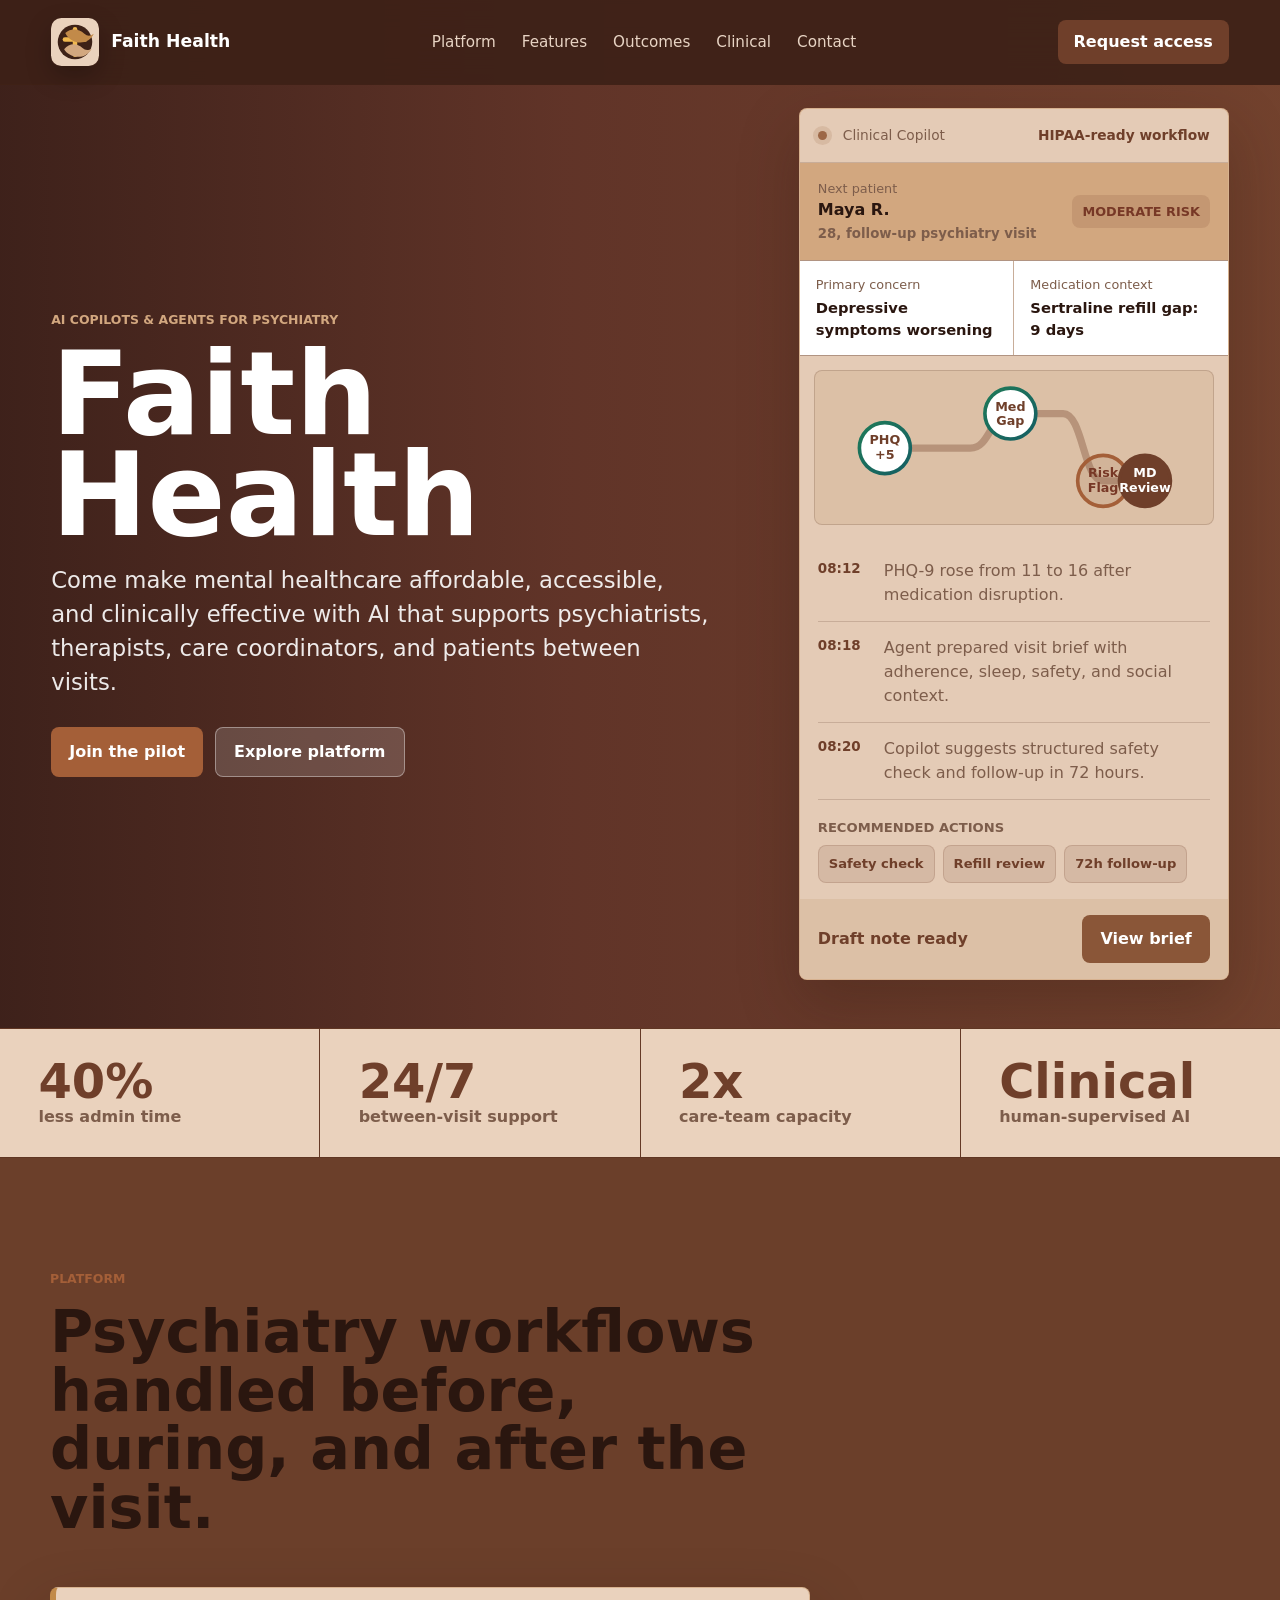
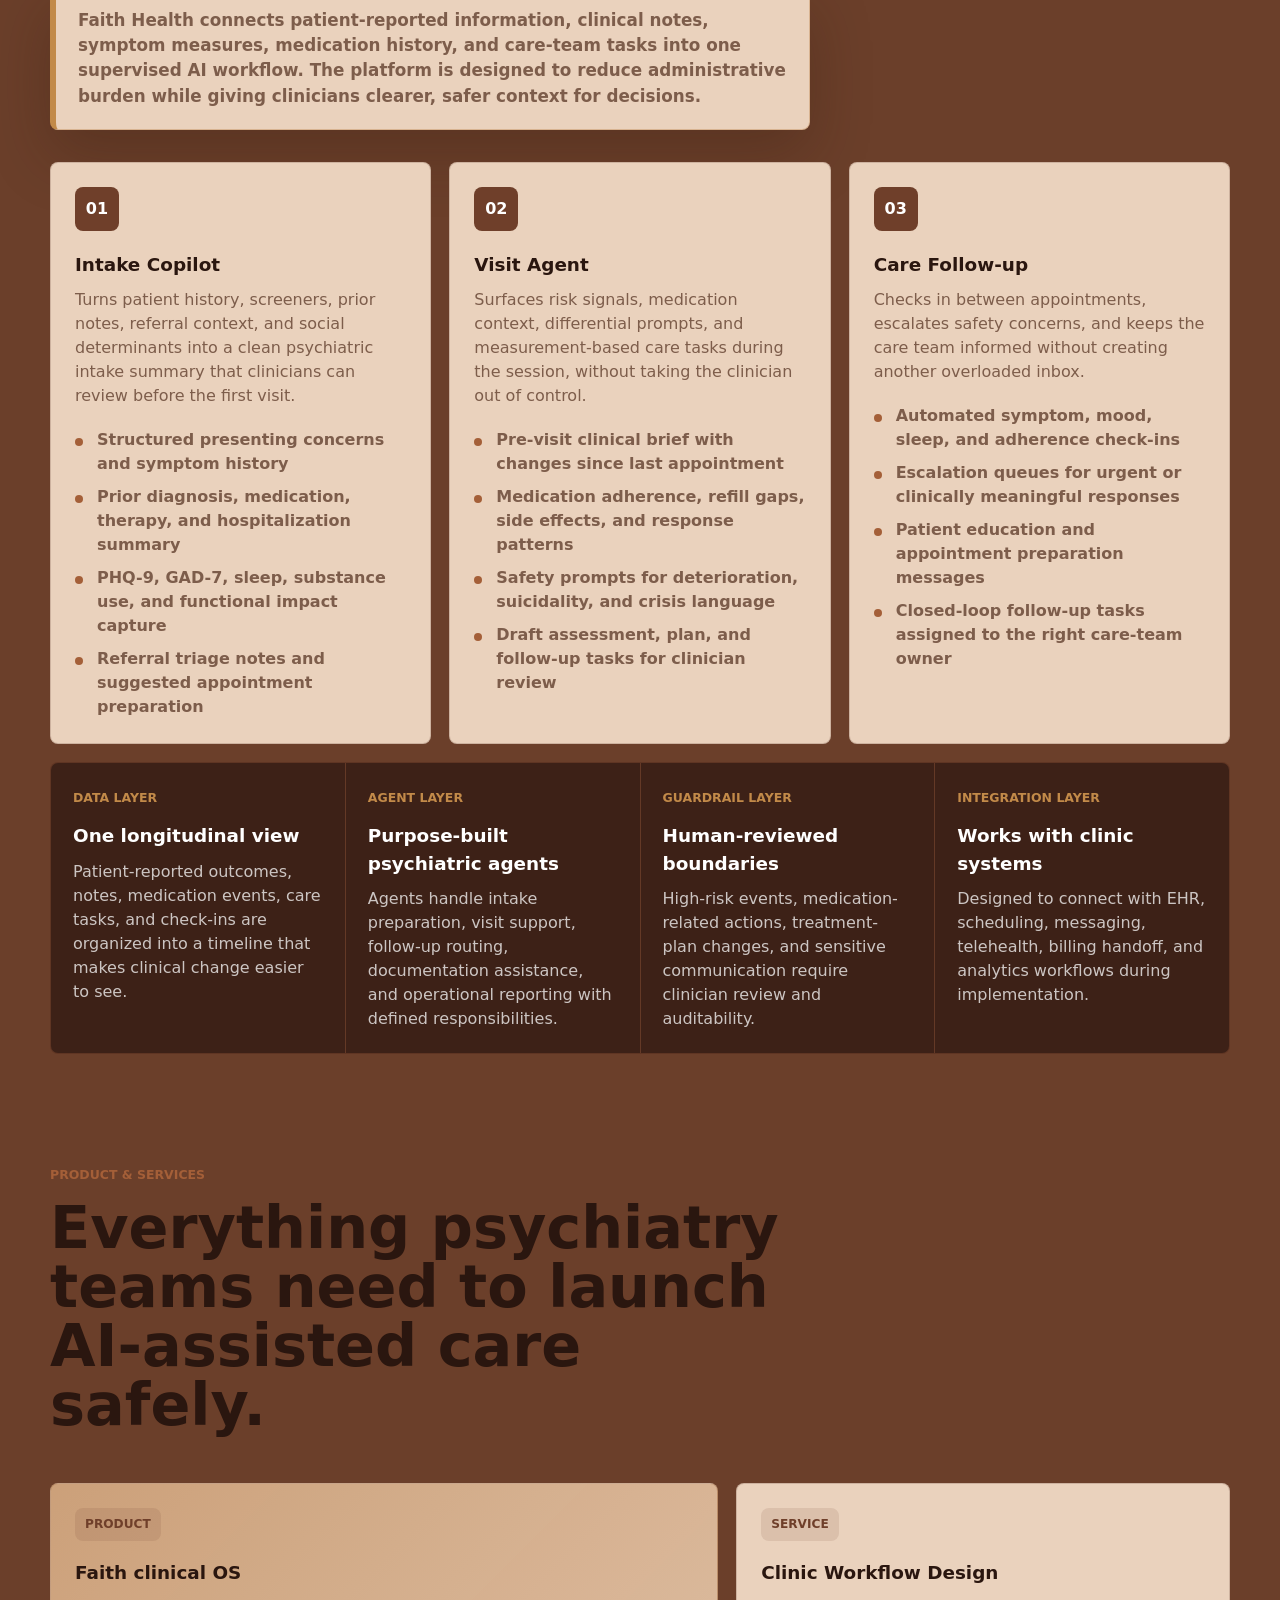
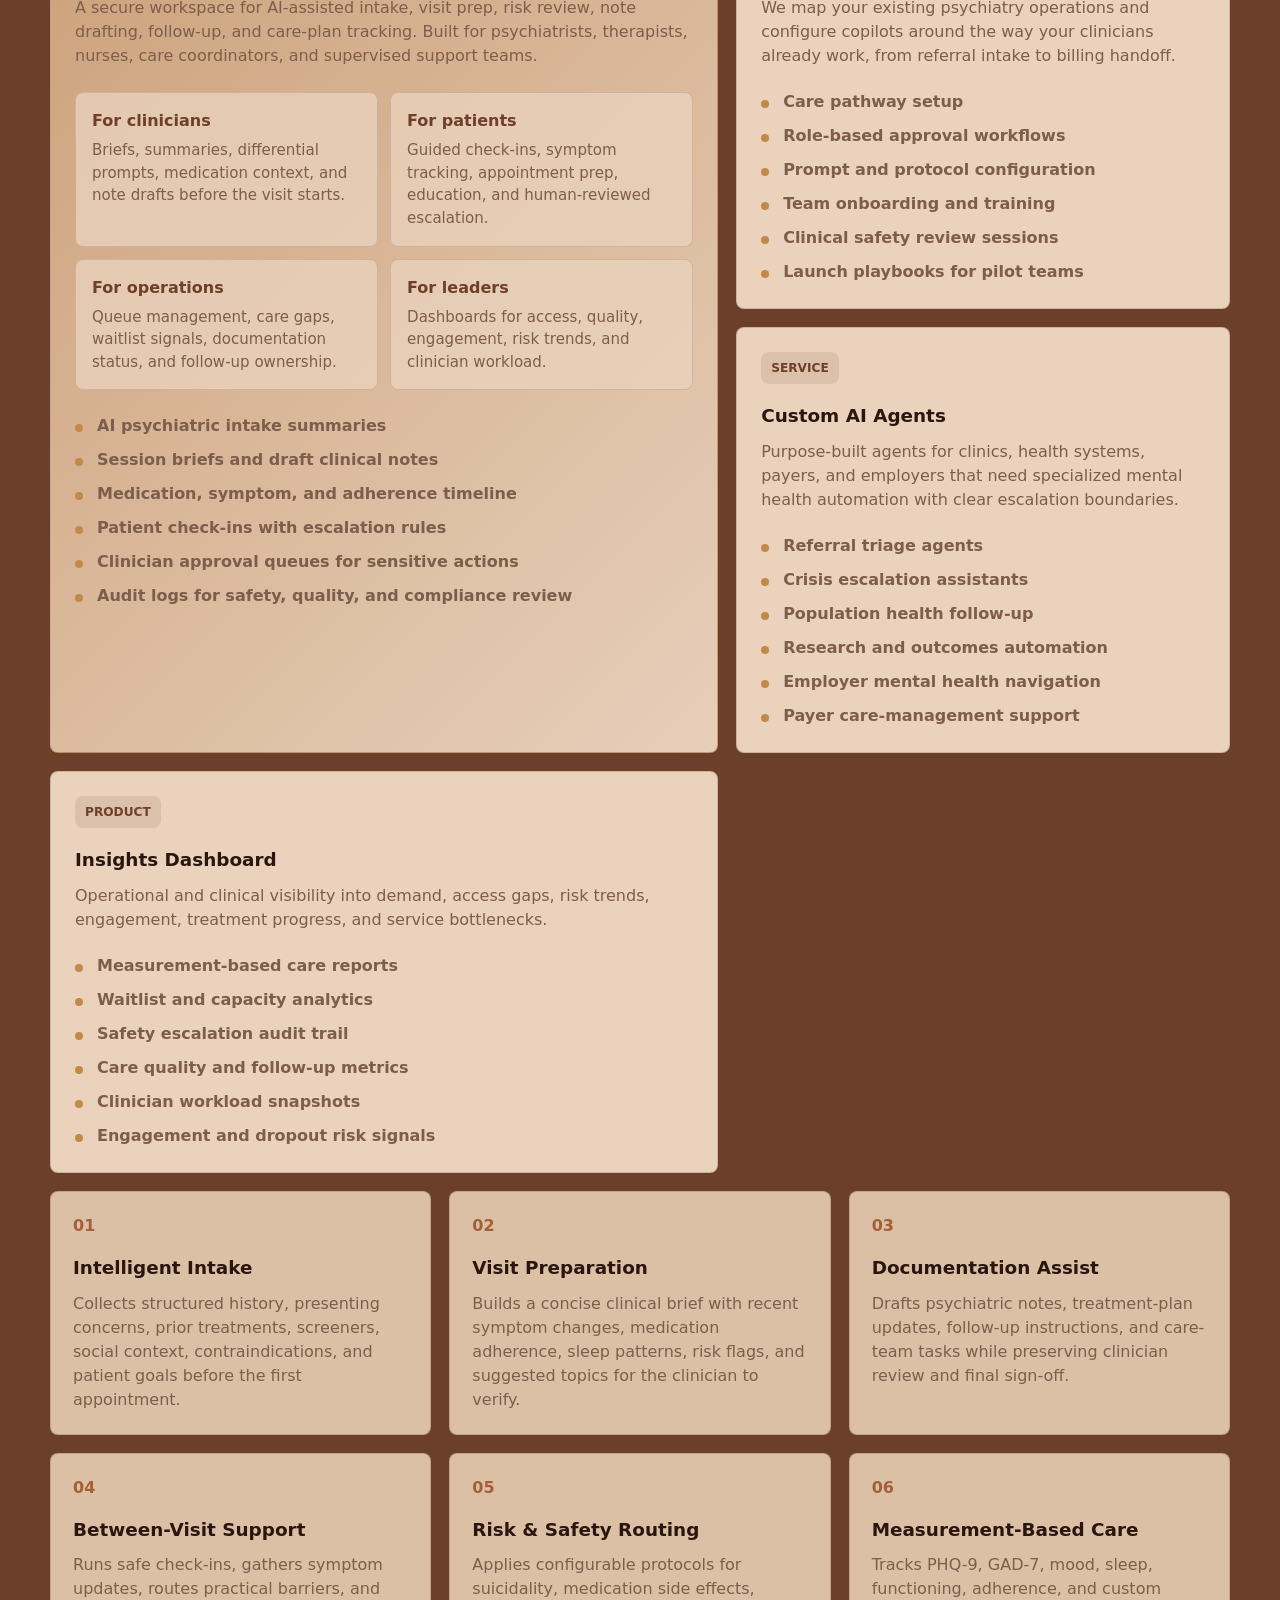
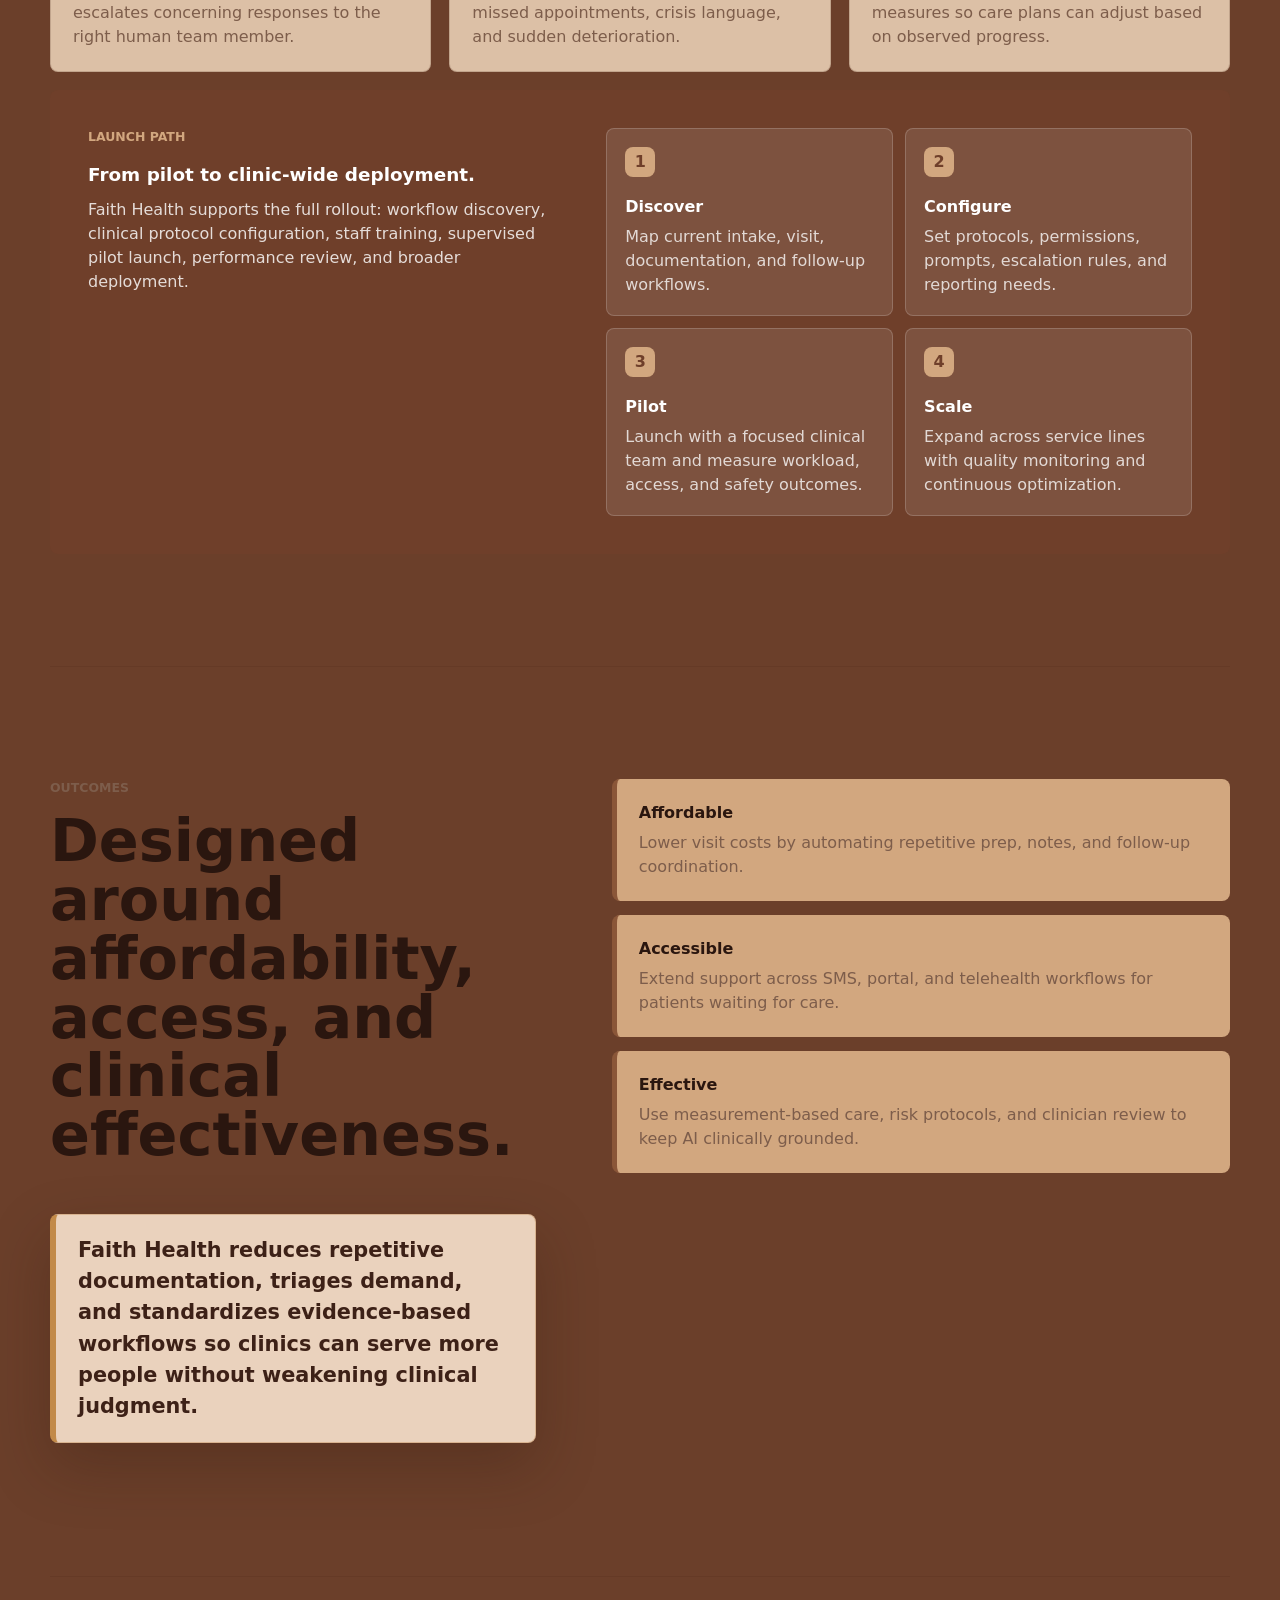
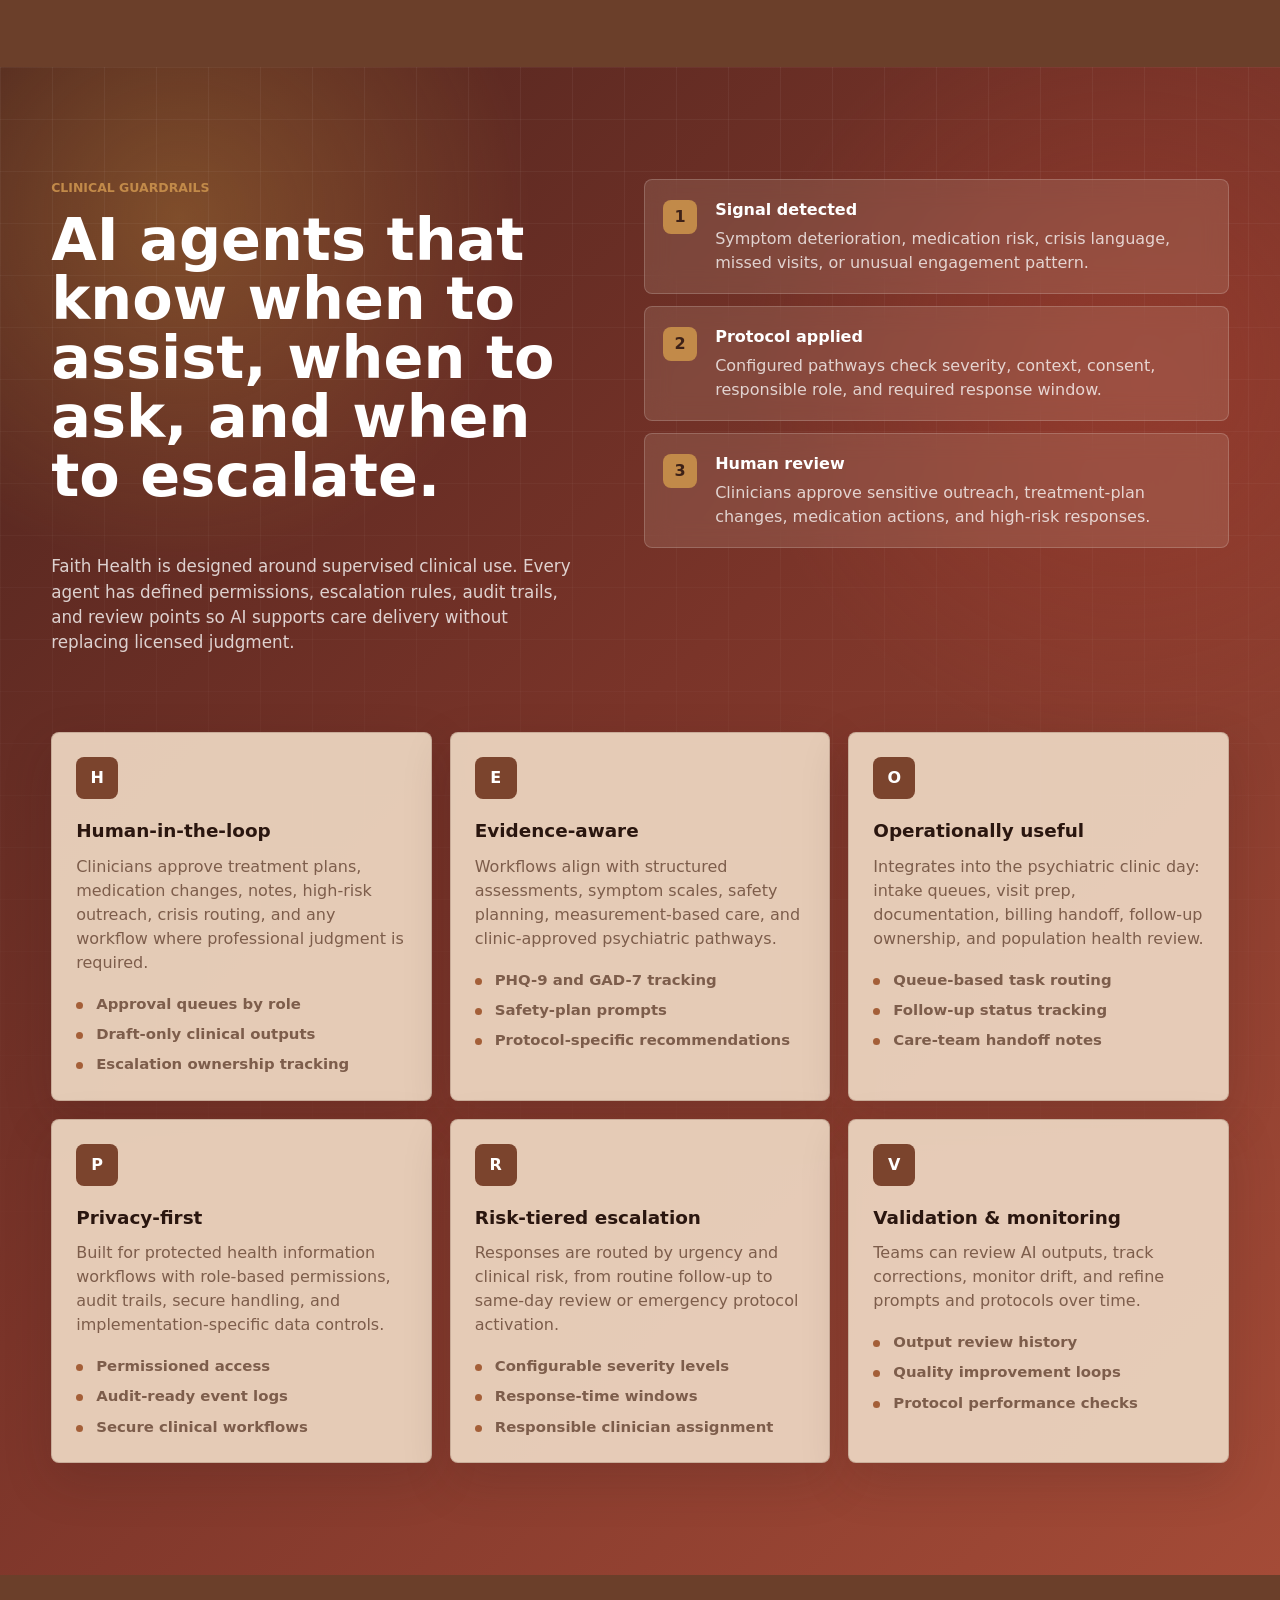
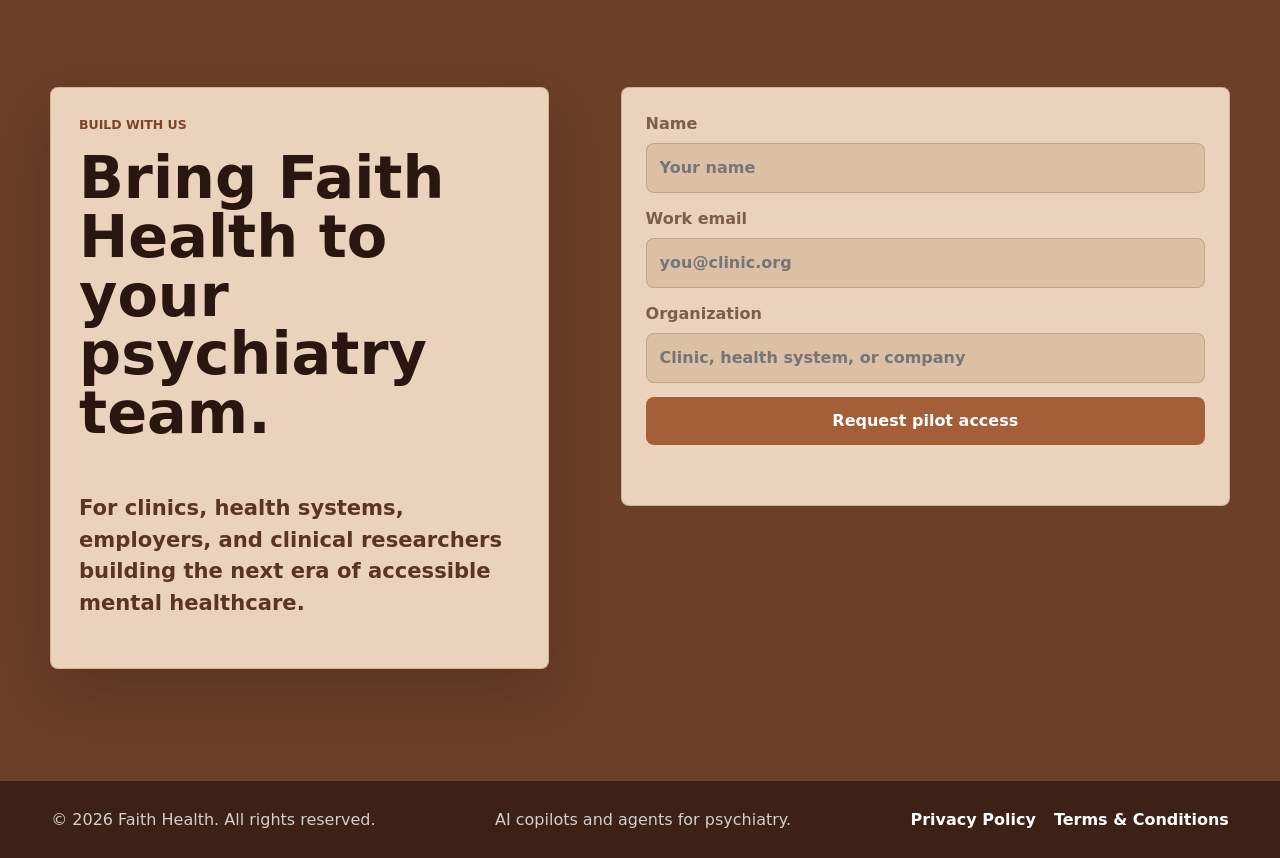
<file: index.html>
<!DOCTYPE html>
<html lang="en">
<head>
  <meta charset="UTF-8">
  <meta name="viewport" content="width=device-width, initial-scale=1.0">
  <title>Faith Health | AI Copilots & Agents for Psychiatry</title>
  <meta name="description" content="Faith Health builds AI copilots and agents for psychiatry teams making mental healthcare affordable, accessible, and clinically effective.">
  <link rel="preconnect" href="https://images.unsplash.com">
  <link rel="preconnect" href="https://images.unsplash.com" crossorigin>
  <link rel="stylesheet" href="styles.css">
</head>
<body>
  <header class="site-header" aria-label="Primary navigation">
    <a class="brand" href="#top" aria-label="Faith Health home">
      <img class="brand-logo" src="faith-health-logo.svg" alt="" aria-hidden="true">
      <span>Faith Health</span>
    </a>
    <nav class="nav-links" aria-label="Site sections">
      <a href="#platform">Platform</a>
      <a href="#features">Features</a>
      <a href="#outcomes">Outcomes</a>
      <a href="#clinical">Clinical</a>
      <a href="#contact">Contact</a>
    </nav>
    <a class="nav-action" href="#contact">Request access</a>
  </header>

  <main id="top">
    <section class="hero" aria-labelledby="hero-title">
      <div class="hero-backdrop" aria-hidden="true"></div>
      <div class="hero-content">
        <div class="hero-copy">
          <p class="eyebrow">AI Copilots & Agents for Psychiatry</p>
          <h1 id="hero-title">Faith Health</h1>
          <p class="hero-lede">Come make mental healthcare affordable, accessible, and clinically effective with AI that supports psychiatrists, therapists, care coordinators, and patients between visits.</p>
          <div class="hero-actions">
            <a class="button primary" href="#contact">Join the pilot</a>
            <a class="button secondary" href="#platform">Explore platform</a>
          </div>
        </div>

        <aside class="copilot-panel" aria-label="Faith clinical copilot preview">
          <div class="panel-topbar">
            <span class="status-dot"></span>
            <span>Clinical Copilot</span>
            <span class="secure-label">HIPAA-ready workflow</span>
          </div>
          <div class="patient-card">
            <div>
              <span class="label">Next patient</span>
              <strong>Maya R.</strong>
              <small>28, follow-up psychiatry visit</small>
            </div>
            <span class="risk-badge">moderate risk</span>
          </div>
          <div class="copilot-summary">
            <div>
              <span class="label">Primary concern</span>
              <strong>Depressive symptoms worsening</strong>
            </div>
            <div>
              <span class="label">Medication context</span>
              <strong>Sertraline refill gap: 9 days</strong>
            </div>
          </div>
          <svg class="care-map" viewBox="0 0 420 150" role="img" aria-label="Clinical copilot care pathway from intake signal to clinician review">
            <defs>
              <linearGradient id="careGradient" x1="0" y1="0" x2="1" y2="1">
                <stop offset="0%" stop-color="#1f7a58"></stop>
                <stop offset="100%" stop-color="#155e63"></stop>
              </linearGradient>
            </defs>
            <path class="care-line" d="M68 76 H162 C184 76 184 38 206 38 H264 C286 38 286 112 308 112 H354"></path>
            <g class="care-node">
              <circle cx="68" cy="76" r="28"></circle>
              <text x="68" y="72">PHQ</text>
              <text x="68" y="88">+5</text>
            </g>
            <g class="care-node">
              <circle cx="206" cy="38" r="28"></circle>
              <text x="206" y="35">Med</text>
              <text x="206" y="51">Gap</text>
            </g>
            <g class="care-node alert">
              <circle cx="308" cy="112" r="28"></circle>
              <text x="308" y="108">Risk</text>
              <text x="308" y="124">Flag</text>
            </g>
            <g class="care-node final">
              <circle cx="354" cy="112" r="28"></circle>
              <text x="354" y="108">MD</text>
              <text x="354" y="124">Review</text>
            </g>
          </svg>
          <div class="timeline">
            <article>
              <span>08:12</span>
              <p>PHQ-9 rose from 11 to 16 after medication disruption.</p>
            </article>
            <article>
              <span>08:18</span>
              <p>Agent prepared visit brief with adherence, sleep, safety, and social context.</p>
            </article>
            <article>
              <span>08:20</span>
              <p>Copilot suggests structured safety check and follow-up in 72 hours.</p>
            </article>
          </div>
          <div class="copilot-actions" aria-label="Recommended copilot actions">
            <span>Recommended actions</span>
            <button type="button">Safety check</button>
            <button type="button">Refill review</button>
            <button type="button">72h follow-up</button>
          </div>
          <div class="panel-footer">
            <span>Draft note ready</span>
            <button type="button" id="briefButton">View brief</button>
          </div>
        </aside>
      </div>
    </section>

    <section class="metrics-band" aria-label="Faith Health impact targets">
      <div>
        <strong>40%</strong>
        <span>less admin time</span>
      </div>
      <div>
        <strong>24/7</strong>
        <span>between-visit support</span>
      </div>
      <div>
        <strong>2x</strong>
        <span>care-team capacity</span>
      </div>
      <div>
        <strong>Clinical</strong>
        <span>human-supervised AI</span>
      </div>
    </section>

    <section class="section" id="platform">
      <div class="section-heading">
        <p class="eyebrow">Platform</p>
        <h2>Psychiatry workflows handled before, during, and after the visit.</h2>
        <p class="platform-lede">Faith Health connects patient-reported information, clinical notes, symptom measures, medication history, and care-team tasks into one supervised AI workflow. The platform is designed to reduce administrative burden while giving clinicians clearer, safer context for decisions.</p>
      </div>
      <div class="feature-grid">
        <article class="feature-card">
          <span class="icon">01</span>
          <h3>Intake Copilot</h3>
          <p>Turns patient history, screeners, prior notes, referral context, and social determinants into a clean psychiatric intake summary that clinicians can review before the first visit.</p>
          <ul class="platform-list">
            <li>Structured presenting concerns and symptom history</li>
            <li>Prior diagnosis, medication, therapy, and hospitalization summary</li>
            <li>PHQ-9, GAD-7, sleep, substance use, and functional impact capture</li>
            <li>Referral triage notes and suggested appointment preparation</li>
          </ul>
        </article>
        <article class="feature-card">
          <span class="icon">02</span>
          <h3>Visit Agent</h3>
          <p>Surfaces risk signals, medication context, differential prompts, and measurement-based care tasks during the session, without taking the clinician out of control.</p>
          <ul class="platform-list">
            <li>Pre-visit clinical brief with changes since last appointment</li>
            <li>Medication adherence, refill gaps, side effects, and response patterns</li>
            <li>Safety prompts for deterioration, suicidality, and crisis language</li>
            <li>Draft assessment, plan, and follow-up tasks for clinician review</li>
          </ul>
        </article>
        <article class="feature-card">
          <span class="icon">03</span>
          <h3>Care Follow-up</h3>
          <p>Checks in between appointments, escalates safety concerns, and keeps the care team informed without creating another overloaded inbox.</p>
          <ul class="platform-list">
            <li>Automated symptom, mood, sleep, and adherence check-ins</li>
            <li>Escalation queues for urgent or clinically meaningful responses</li>
            <li>Patient education and appointment preparation messages</li>
            <li>Closed-loop follow-up tasks assigned to the right care-team owner</li>
          </ul>
        </article>
      </div>

      <div class="platform-architecture" aria-label="Faith Health platform architecture">
        <article>
          <span>Data Layer</span>
          <h3>One longitudinal view</h3>
          <p>Patient-reported outcomes, notes, medication events, care tasks, and check-ins are organized into a timeline that makes clinical change easier to see.</p>
        </article>
        <article>
          <span>Agent Layer</span>
          <h3>Purpose-built psychiatric agents</h3>
          <p>Agents handle intake preparation, visit support, follow-up routing, documentation assistance, and operational reporting with defined responsibilities.</p>
        </article>
        <article>
          <span>Guardrail Layer</span>
          <h3>Human-reviewed boundaries</h3>
          <p>High-risk events, medication-related actions, treatment-plan changes, and sensitive communication require clinician review and auditability.</p>
        </article>
        <article>
          <span>Integration Layer</span>
          <h3>Works with clinic systems</h3>
          <p>Designed to connect with EHR, scheduling, messaging, telehealth, billing handoff, and analytics workflows during implementation.</p>
        </article>
      </div>
    </section>

    <section class="section features-section" id="features">
      <div class="section-heading">
        <p class="eyebrow">Product & Services</p>
        <h2>Everything psychiatry teams need to launch AI-assisted care safely.</h2>
      </div>
      <div class="product-service-layout">
        <article class="service-feature product-feature">
          <span class="feature-type">Product</span>
          <h3>Faith clinical OS</h3>
          <p>A secure workspace for AI-assisted intake, visit prep, risk review, note drafting, follow-up, and care-plan tracking. Built for psychiatrists, therapists, nurses, care coordinators, and supervised support teams.</p>
          <div class="feature-detail-grid">
            <div>
              <strong>For clinicians</strong>
              <span>Briefs, summaries, differential prompts, medication context, and note drafts before the visit starts.</span>
            </div>
            <div>
              <strong>For patients</strong>
              <span>Guided check-ins, symptom tracking, appointment prep, education, and human-reviewed escalation.</span>
            </div>
            <div>
              <strong>For operations</strong>
              <span>Queue management, care gaps, waitlist signals, documentation status, and follow-up ownership.</span>
            </div>
            <div>
              <strong>For leaders</strong>
              <span>Dashboards for access, quality, engagement, risk trends, and clinician workload.</span>
            </div>
          </div>
          <ul>
            <li>AI psychiatric intake summaries</li>
            <li>Session briefs and draft clinical notes</li>
            <li>Medication, symptom, and adherence timeline</li>
            <li>Patient check-ins with escalation rules</li>
            <li>Clinician approval queues for sensitive actions</li>
            <li>Audit logs for safety, quality, and compliance review</li>
          </ul>
        </article>

        <article class="service-feature">
          <span class="feature-type">Service</span>
          <h3>Clinic Workflow Design</h3>
          <p>We map your existing psychiatry operations and configure copilots around the way your clinicians already work, from referral intake to billing handoff.</p>
          <ul>
            <li>Care pathway setup</li>
            <li>Role-based approval workflows</li>
            <li>Prompt and protocol configuration</li>
            <li>Team onboarding and training</li>
            <li>Clinical safety review sessions</li>
            <li>Launch playbooks for pilot teams</li>
          </ul>
        </article>

        <article class="service-feature">
          <span class="feature-type">Service</span>
          <h3>Custom AI Agents</h3>
          <p>Purpose-built agents for clinics, health systems, payers, and employers that need specialized mental health automation with clear escalation boundaries.</p>
          <ul>
            <li>Referral triage agents</li>
            <li>Crisis escalation assistants</li>
            <li>Population health follow-up</li>
            <li>Research and outcomes automation</li>
            <li>Employer mental health navigation</li>
            <li>Payer care-management support</li>
          </ul>
        </article>

        <article class="service-feature">
          <span class="feature-type">Product</span>
          <h3>Insights Dashboard</h3>
          <p>Operational and clinical visibility into demand, access gaps, risk trends, engagement, treatment progress, and service bottlenecks.</p>
          <ul>
            <li>Measurement-based care reports</li>
            <li>Waitlist and capacity analytics</li>
            <li>Safety escalation audit trail</li>
            <li>Care quality and follow-up metrics</li>
            <li>Clinician workload snapshots</li>
            <li>Engagement and dropout risk signals</li>
          </ul>
        </article>
      </div>

      <div class="capability-matrix" aria-label="Detailed product capabilities">
        <article>
          <span>01</span>
          <h3>Intelligent Intake</h3>
          <p>Collects structured history, presenting concerns, prior treatments, screeners, social context, contraindications, and patient goals before the first appointment.</p>
        </article>
        <article>
          <span>02</span>
          <h3>Visit Preparation</h3>
          <p>Builds a concise clinical brief with recent symptom changes, medication adherence, sleep patterns, risk flags, and suggested topics for the clinician to verify.</p>
        </article>
        <article>
          <span>03</span>
          <h3>Documentation Assist</h3>
          <p>Drafts psychiatric notes, treatment-plan updates, follow-up instructions, and care-team tasks while preserving clinician review and final sign-off.</p>
        </article>
        <article>
          <span>04</span>
          <h3>Between-Visit Support</h3>
          <p>Runs safe check-ins, gathers symptom updates, routes practical barriers, and escalates concerning responses to the right human team member.</p>
        </article>
        <article>
          <span>05</span>
          <h3>Risk & Safety Routing</h3>
          <p>Applies configurable protocols for suicidality, medication side effects, missed appointments, crisis language, and sudden deterioration.</p>
        </article>
        <article>
          <span>06</span>
          <h3>Measurement-Based Care</h3>
          <p>Tracks PHQ-9, GAD-7, mood, sleep, functioning, adherence, and custom measures so care plans can adjust based on observed progress.</p>
        </article>
      </div>

      <div class="implementation-panel">
        <div>
          <p class="eyebrow">Launch Path</p>
          <h3>From pilot to clinic-wide deployment.</h3>
          <p>Faith Health supports the full rollout: workflow discovery, clinical protocol configuration, staff training, supervised pilot launch, performance review, and broader deployment.</p>
        </div>
        <ol class="implementation-steps">
          <li>
            <strong>Discover</strong>
            <span>Map current intake, visit, documentation, and follow-up workflows.</span>
          </li>
          <li>
            <strong>Configure</strong>
            <span>Set protocols, permissions, prompts, escalation rules, and reporting needs.</span>
          </li>
          <li>
            <strong>Pilot</strong>
            <span>Launch with a focused clinical team and measure workload, access, and safety outcomes.</span>
          </li>
          <li>
            <strong>Scale</strong>
            <span>Expand across service lines with quality monitoring and continuous optimization.</span>
          </li>
        </ol>
      </div>
    </section>

    <section class="product-strip" id="outcomes">
      <div class="product-copy">
        <p class="eyebrow">Outcomes</p>
        <h2>Designed around affordability, access, and clinical effectiveness.</h2>
        <p class="outcomes-lede">Faith Health reduces repetitive documentation, triages demand, and standardizes evidence-based workflows so clinics can serve more people without weakening clinical judgment.</p>
      </div>
      <div class="outcome-list" aria-label="Outcome pillars">
        <div>
          <span>Affordable</span>
          <p>Lower visit costs by automating repetitive prep, notes, and follow-up coordination.</p>
        </div>
        <div>
          <span>Accessible</span>
          <p>Extend support across SMS, portal, and telehealth workflows for patients waiting for care.</p>
        </div>
        <div>
          <span>Effective</span>
          <p>Use measurement-based care, risk protocols, and clinician review to keep AI clinically grounded.</p>
        </div>
      </div>
    </section>

    <section class="section clinical-section" id="clinical">
      <div class="clinical-inner">
        <div class="section-heading clinical-heading">
          <p class="eyebrow">Clinical Guardrails</p>
          <h2>AI agents that know when to assist, when to ask, and when to escalate.</h2>
          <p>Faith Health is designed around supervised clinical use. Every agent has defined permissions, escalation rules, audit trails, and review points so AI supports care delivery without replacing licensed judgment.</p>
        </div>
        <div class="safety-flow" aria-label="Clinical guardrail workflow">
          <div>
            <span>1</span>
            <strong>Signal detected</strong>
            <p>Symptom deterioration, medication risk, crisis language, missed visits, or unusual engagement pattern.</p>
          </div>
          <div>
            <span>2</span>
            <strong>Protocol applied</strong>
            <p>Configured pathways check severity, context, consent, responsible role, and required response window.</p>
          </div>
          <div>
            <span>3</span>
            <strong>Human review</strong>
            <p>Clinicians approve sensitive outreach, treatment-plan changes, medication actions, and high-risk responses.</p>
          </div>
        </div>
      </div>
      <div class="guardrail-grid">
        <article>
          <span class="guardrail-icon">H</span>
          <h3>Human-in-the-loop</h3>
          <p>Clinicians approve treatment plans, medication changes, notes, high-risk outreach, crisis routing, and any workflow where professional judgment is required.</p>
          <ul>
            <li>Approval queues by role</li>
            <li>Draft-only clinical outputs</li>
            <li>Escalation ownership tracking</li>
          </ul>
        </article>
        <article>
          <span class="guardrail-icon">E</span>
          <h3>Evidence-aware</h3>
          <p>Workflows align with structured assessments, symptom scales, safety planning, measurement-based care, and clinic-approved psychiatric pathways.</p>
          <ul>
            <li>PHQ-9 and GAD-7 tracking</li>
            <li>Safety-plan prompts</li>
            <li>Protocol-specific recommendations</li>
          </ul>
        </article>
        <article>
          <span class="guardrail-icon">O</span>
          <h3>Operationally useful</h3>
          <p>Integrates into the psychiatric clinic day: intake queues, visit prep, documentation, billing handoff, follow-up ownership, and population health review.</p>
          <ul>
            <li>Queue-based task routing</li>
            <li>Follow-up status tracking</li>
            <li>Care-team handoff notes</li>
          </ul>
        </article>
        <article>
          <span class="guardrail-icon">P</span>
          <h3>Privacy-first</h3>
          <p>Built for protected health information workflows with role-based permissions, audit trails, secure handling, and implementation-specific data controls.</p>
          <ul>
            <li>Permissioned access</li>
            <li>Audit-ready event logs</li>
            <li>Secure clinical workflows</li>
          </ul>
        </article>
        <article>
          <span class="guardrail-icon">R</span>
          <h3>Risk-tiered escalation</h3>
          <p>Responses are routed by urgency and clinical risk, from routine follow-up to same-day review or emergency protocol activation.</p>
          <ul>
            <li>Configurable severity levels</li>
            <li>Response-time windows</li>
            <li>Responsible clinician assignment</li>
          </ul>
        </article>
        <article>
          <span class="guardrail-icon">V</span>
          <h3>Validation & monitoring</h3>
          <p>Teams can review AI outputs, track corrections, monitor drift, and refine prompts and protocols over time.</p>
          <ul>
            <li>Output review history</li>
            <li>Quality improvement loops</li>
            <li>Protocol performance checks</li>
          </ul>
        </article>
      </div>
    </section>

    <section class="contact-section" id="contact" aria-labelledby="contact-title">
      <div class="contact-copy">
        <p class="eyebrow">Build With Us</p>
        <h2 id="contact-title">Bring Faith Health to your psychiatry team.</h2>
        <p class="contact-lede">For clinics, health systems, employers, and clinical researchers building the next era of accessible mental healthcare.</p>
      </div>
      <form class="contact-form">
        <label>
          Name
          <input type="text" name="name" autocomplete="name" placeholder="Your name">
        </label>
        <label>
          Work email
          <input type="email" name="email" autocomplete="email" placeholder="you@clinic.org">
        </label>
        <label>
          Organization
          <input type="text" name="organization" placeholder="Clinic, health system, or company">
        </label>
        <button class="button primary" type="submit">Request pilot access</button>
        <p class="form-note" role="status" aria-live="polite"></p>
      </form>
    </section>
  </main>

  <footer class="site-footer">
    <span>&copy; 2026 Faith Health. All rights reserved.</span>
    <span>AI copilots and agents for psychiatry.</span>
    <nav class="footer-links" aria-label="Legal pages">
      <a href="privacy.html">Privacy Policy</a>
      <a href="terms.html">Terms & Conditions</a>
    </nav>
  </footer>

  <script src="script.js"></script>
</body>
</html>
</file>
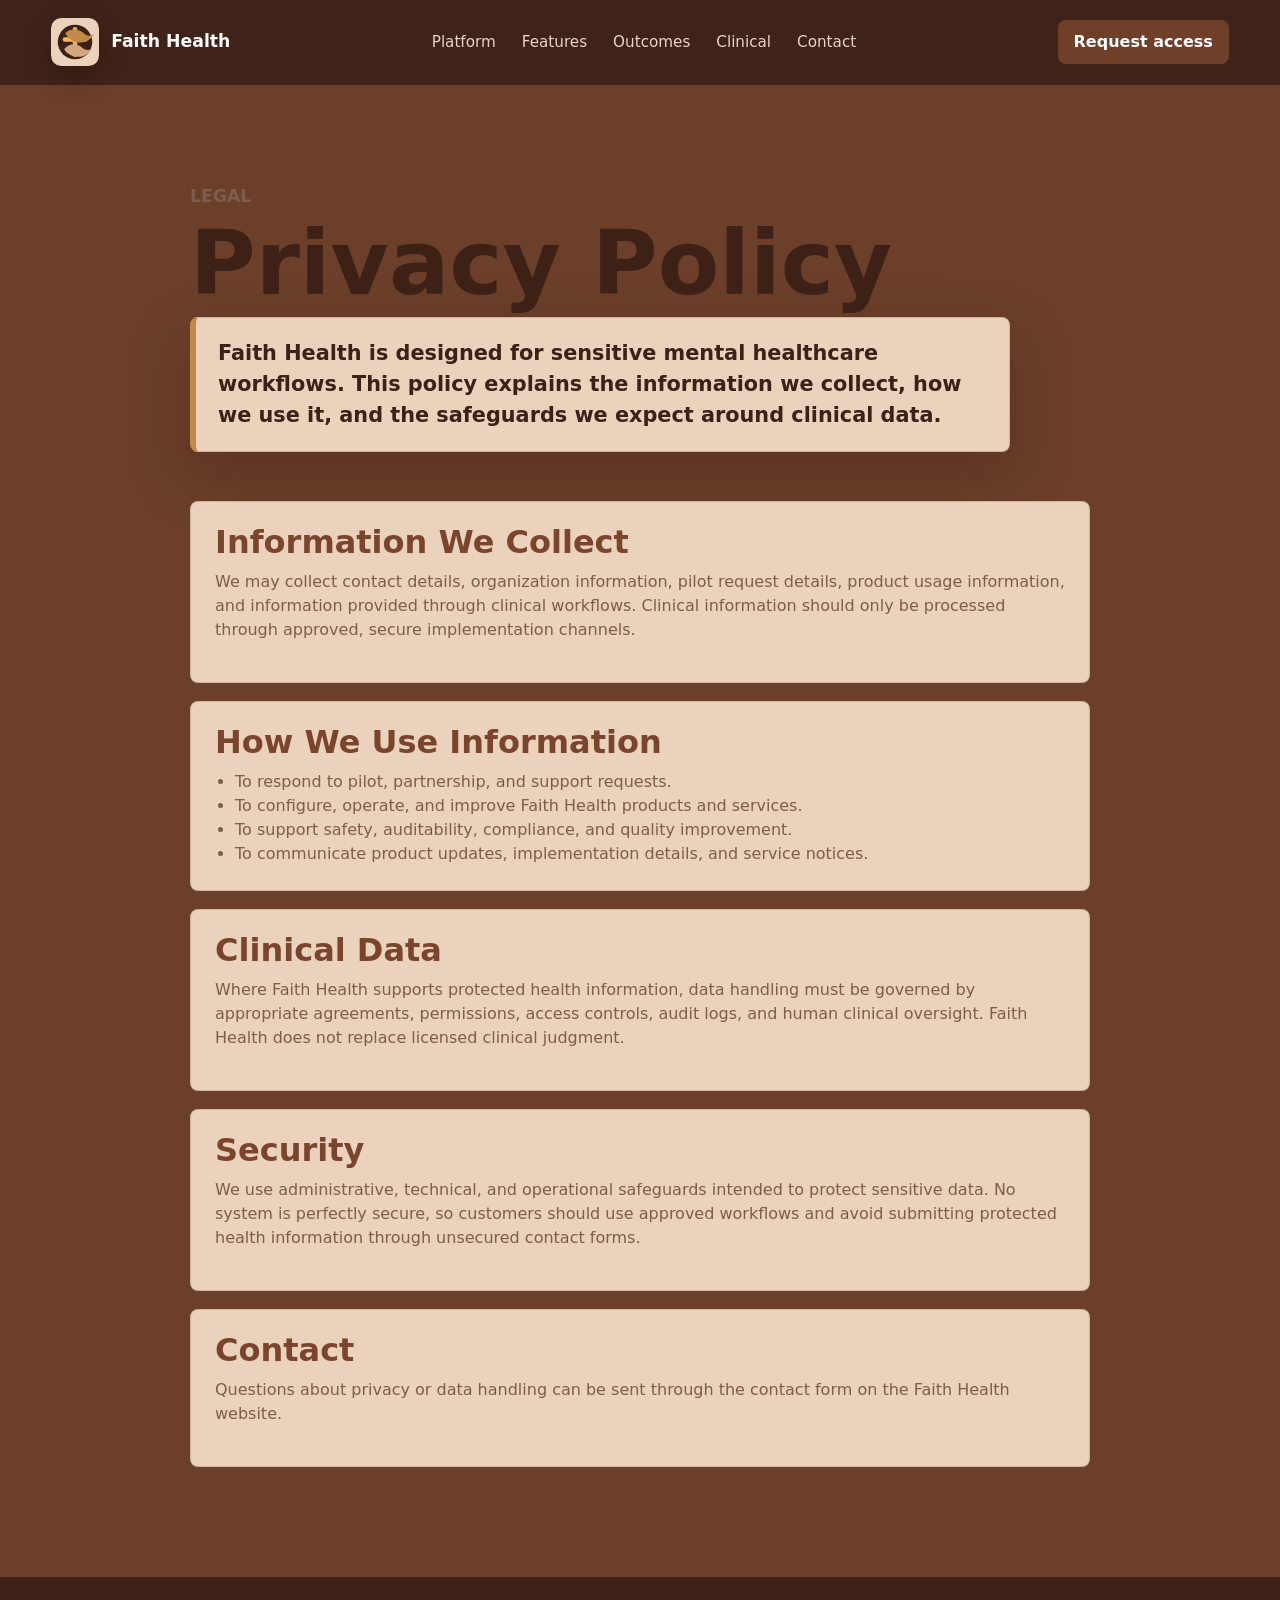
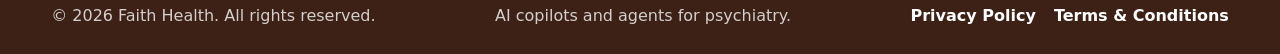
<file: privacy.html>
<!DOCTYPE html>
<html lang="en">
<head>
  <meta charset="UTF-8">
  <meta name="viewport" content="width=device-width, initial-scale=1.0">
  <title>Privacy Policy | Faith Health</title>
  <meta name="description" content="Privacy Policy for Faith Health.">
  <link rel="stylesheet" href="styles.css">
</head>
<body>
  <header class="site-header" aria-label="Primary navigation">
    <a class="brand" href="index.html#top" aria-label="Faith Health home">
      <img class="brand-logo" src="faith-health-logo.svg" alt="" aria-hidden="true">
      <span>Faith Health</span>
    </a>
    <nav class="nav-links" aria-label="Site sections">
      <a href="index.html#platform">Platform</a>
      <a href="index.html#features">Features</a>
      <a href="index.html#outcomes">Outcomes</a>
      <a href="index.html#clinical">Clinical</a>
      <a href="index.html#contact">Contact</a>
    </nav>
    <a class="nav-action" href="index.html#contact">Request access</a>
  </header>

  <main class="legal-page">
    <div class="legal-hero">
      <p class="eyebrow">Legal</p>
      <h1>Privacy Policy</h1>
      <p class="legal-lede">Faith Health is designed for sensitive mental healthcare workflows. This policy explains the information we collect, how we use it, and the safeguards we expect around clinical data.</p>
    </div>

    <div class="legal-content">
      <section>
        <h2>Information We Collect</h2>
        <p>We may collect contact details, organization information, pilot request details, product usage information, and information provided through clinical workflows. Clinical information should only be processed through approved, secure implementation channels.</p>
      </section>
      <section>
        <h2>How We Use Information</h2>
        <ul>
          <li>To respond to pilot, partnership, and support requests.</li>
          <li>To configure, operate, and improve Faith Health products and services.</li>
          <li>To support safety, auditability, compliance, and quality improvement.</li>
          <li>To communicate product updates, implementation details, and service notices.</li>
        </ul>
      </section>
      <section>
        <h2>Clinical Data</h2>
        <p>Where Faith Health supports protected health information, data handling must be governed by appropriate agreements, permissions, access controls, audit logs, and human clinical oversight. Faith Health does not replace licensed clinical judgment.</p>
      </section>
      <section>
        <h2>Security</h2>
        <p>We use administrative, technical, and operational safeguards intended to protect sensitive data. No system is perfectly secure, so customers should use approved workflows and avoid submitting protected health information through unsecured contact forms.</p>
      </section>
      <section>
        <h2>Contact</h2>
        <p>Questions about privacy or data handling can be sent through the contact form on the Faith Health website.</p>
      </section>
    </div>
  </main>

  <footer class="site-footer">
    <span>&copy; 2026 Faith Health. All rights reserved.</span>
    <span>AI copilots and agents for psychiatry.</span>
    <nav class="footer-links" aria-label="Legal pages">
      <a href="privacy.html">Privacy Policy</a>
      <a href="terms.html">Terms & Conditions</a>
    </nav>
  </footer>
</body>
</html>
</file>
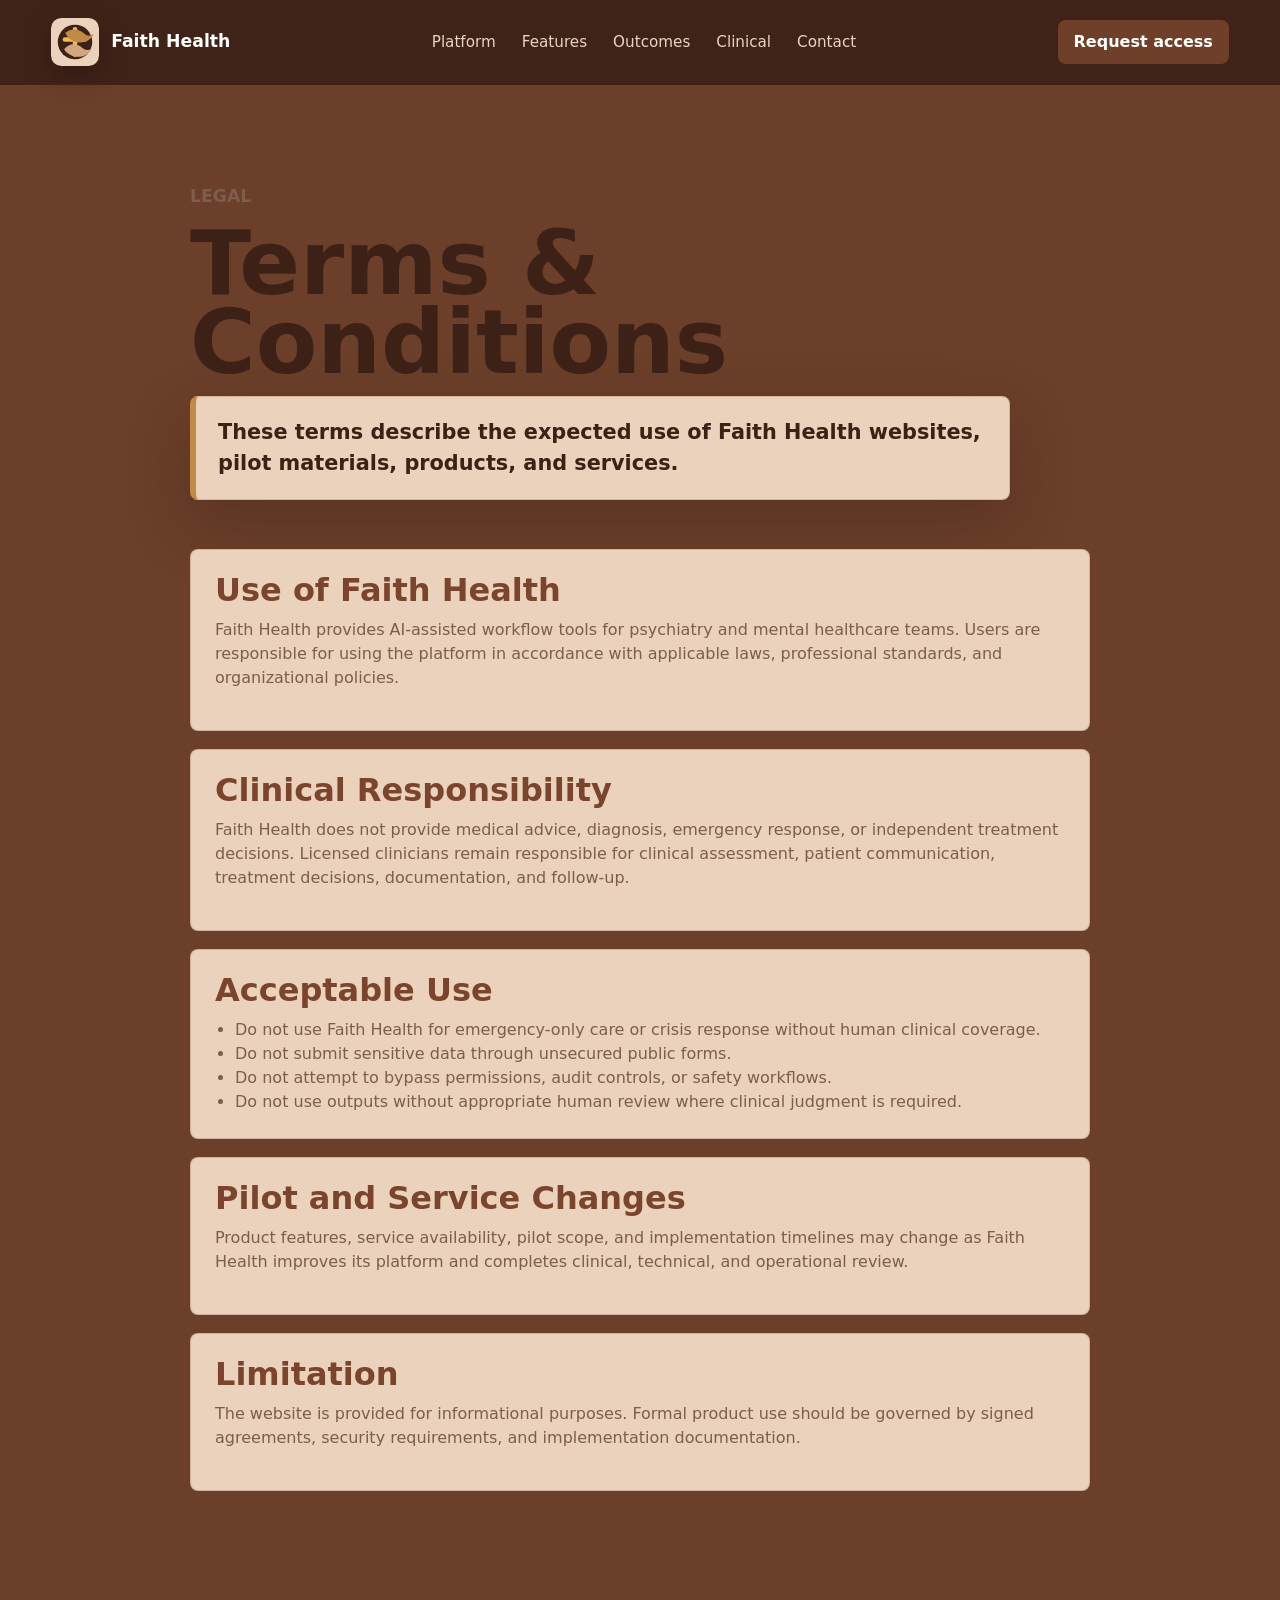
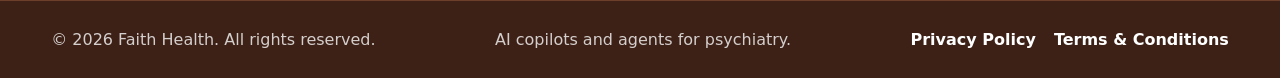
<file: terms.html>
<!DOCTYPE html>
<html lang="en">
<head>
  <meta charset="UTF-8">
  <meta name="viewport" content="width=device-width, initial-scale=1.0">
  <title>Terms & Conditions | Faith Health</title>
  <meta name="description" content="Terms and Conditions for Faith Health.">
  <link rel="stylesheet" href="styles.css">
</head>
<body>
  <header class="site-header" aria-label="Primary navigation">
    <a class="brand" href="index.html#top" aria-label="Faith Health home">
      <img class="brand-logo" src="faith-health-logo.svg" alt="" aria-hidden="true">
      <span>Faith Health</span>
    </a>
    <nav class="nav-links" aria-label="Site sections">
      <a href="index.html#platform">Platform</a>
      <a href="index.html#features">Features</a>
      <a href="index.html#outcomes">Outcomes</a>
      <a href="index.html#clinical">Clinical</a>
      <a href="index.html#contact">Contact</a>
    </nav>
    <a class="nav-action" href="index.html#contact">Request access</a>
  </header>

  <main class="legal-page">
    <div class="legal-hero">
      <p class="eyebrow">Legal</p>
      <h1>Terms & Conditions</h1>
      <p class="legal-lede">These terms describe the expected use of Faith Health websites, pilot materials, products, and services.</p>
    </div>

    <div class="legal-content">
      <section>
        <h2>Use of Faith Health</h2>
        <p>Faith Health provides AI-assisted workflow tools for psychiatry and mental healthcare teams. Users are responsible for using the platform in accordance with applicable laws, professional standards, and organizational policies.</p>
      </section>
      <section>
        <h2>Clinical Responsibility</h2>
        <p>Faith Health does not provide medical advice, diagnosis, emergency response, or independent treatment decisions. Licensed clinicians remain responsible for clinical assessment, patient communication, treatment decisions, documentation, and follow-up.</p>
      </section>
      <section>
        <h2>Acceptable Use</h2>
        <ul>
          <li>Do not use Faith Health for emergency-only care or crisis response without human clinical coverage.</li>
          <li>Do not submit sensitive data through unsecured public forms.</li>
          <li>Do not attempt to bypass permissions, audit controls, or safety workflows.</li>
          <li>Do not use outputs without appropriate human review where clinical judgment is required.</li>
        </ul>
      </section>
      <section>
        <h2>Pilot and Service Changes</h2>
        <p>Product features, service availability, pilot scope, and implementation timelines may change as Faith Health improves its platform and completes clinical, technical, and operational review.</p>
      </section>
      <section>
        <h2>Limitation</h2>
        <p>The website is provided for informational purposes. Formal product use should be governed by signed agreements, security requirements, and implementation documentation.</p>
      </section>
    </div>
  </main>

  <footer class="site-footer">
    <span>&copy; 2026 Faith Health. All rights reserved.</span>
    <span>AI copilots and agents for psychiatry.</span>
    <nav class="footer-links" aria-label="Legal pages">
      <a href="privacy.html">Privacy Policy</a>
      <a href="terms.html">Terms & Conditions</a>
    </nav>
  </footer>
</body>
</html>
</file>
<file: styles.css>
:root {
  --ink: #2a160f;
  --muted: #7d5d4b;
  --line: rgba(72, 38, 25, 0.18);
  --paper: #6b3f2a;
  --warm-panel: #ead2bd;
  --mint: #d2a77f;
  --leaf: #8a5638;
  --teal: #6f3f2a;
  --coral: #a45f38;
  --clay: #7b442d;
  --mahogany: #3d2117;
  --gold: #c28a49;
  --white: #ffffff;
  --shadow: 0 24px 60px rgba(45, 24, 16, 0.28);
}

* {
  box-sizing: border-box;
}

html {
  scroll-behavior: smooth;
}

body {
  margin: 0;
  font-family: Inter, ui-sans-serif, system-ui, -apple-system, BlinkMacSystemFont, "Segoe UI", sans-serif;
  color: var(--ink);
  background: #6b3f2a;
  line-height: 1.5;
}

a {
  color: inherit;
  text-decoration: none;
}

button,
input {
  font: inherit;
}

.site-header {
  position: fixed;
  top: 0;
  left: 0;
  right: 0;
  z-index: 20;
  display: flex;
  align-items: center;
  justify-content: space-between;
  gap: 24px;
  padding: 18px clamp(18px, 4vw, 56px);
  background: rgba(61, 33, 23, 0.92);
  border-bottom: 1px solid var(--line);
  backdrop-filter: blur(18px);
}

.brand {
  display: inline-flex;
  align-items: center;
  gap: 12px;
  color: var(--white);
  font-weight: 900;
  font-size: 1.08rem;
}

.brand-logo {
  display: block;
  width: 48px;
  height: 48px;
  border-radius: 8px;
  box-shadow: 0 10px 26px rgba(0, 0, 0, 0.24);
}

.nav-links {
  display: flex;
  gap: 26px;
  color: #e8d4c4;
  font-size: 0.95rem;
}

.nav-links a:hover {
  color: var(--white);
}

.nav-action {
  padding: 10px 16px;
  color: var(--white);
  background: var(--teal);
  border-radius: 8px;
  font-weight: 700;
}

.hero {
  position: relative;
  min-height: 92vh;
  display: flex;
  align-items: center;
  padding: 108px clamp(18px, 4vw, 56px) 48px;
  overflow: hidden;
}

.hero-backdrop {
  position: absolute;
  inset: 0;
  background:
    linear-gradient(90deg, rgba(57, 30, 25, 0.9) 0%, rgba(92, 47, 39, 0.7) 44%, rgba(141, 76, 58, 0.22) 100%),
    url("https://images.unsplash.com/photo-1573497019418-b400bb3ab074?auto=format&fit=crop&w=1800&q=82") center / cover;
}

.hero-content {
  position: relative;
  z-index: 1;
  width: min(1180px, 100%);
  margin: 0 auto;
  display: grid;
  grid-template-columns: minmax(0, 1fr) minmax(320px, 430px);
  gap: clamp(28px, 5vw, 72px);
  align-items: center;
}

.hero-copy {
  color: var(--white);
  max-width: 740px;
}

.eyebrow {
  margin: 0 0 14px;
  color: var(--coral);
  font-size: 0.78rem;
  font-weight: 900;
  letter-spacing: 0;
  text-transform: uppercase;
}

.hero-copy .eyebrow {
  color: var(--mint);
}

h1,
h2,
h3,
p {
  margin-top: 0;
}

h1 {
  margin-bottom: 16px;
  font-size: clamp(3.6rem, 9vw, 8.2rem);
  line-height: 0.88;
  letter-spacing: 0;
}

.hero-lede {
  max-width: 660px;
  margin-bottom: 28px;
  color: rgba(255, 255, 255, 0.9);
  font-size: clamp(1.08rem, 2vw, 1.42rem);
}

.hero-actions,
.panel-footer {
  display: flex;
  gap: 12px;
  flex-wrap: wrap;
}

.button,
.panel-footer button {
  display: inline-flex;
  align-items: center;
  justify-content: center;
  min-height: 46px;
  padding: 12px 18px;
  border: 0;
  border-radius: 8px;
  font-weight: 800;
  cursor: pointer;
}

.button.primary {
  color: var(--white);
  background: var(--coral);
}

.button.secondary {
  color: var(--white);
  background: rgba(255, 255, 255, 0.16);
  border: 1px solid rgba(255, 255, 255, 0.38);
}

.copilot-panel {
  color: var(--ink);
  background: rgba(234, 210, 189, 0.96);
  border: 1px solid rgba(210, 167, 127, 0.7);
  border-radius: 8px;
  box-shadow: var(--shadow);
  overflow: hidden;
}

.panel-topbar,
.patient-card,
.panel-footer {
  display: flex;
  align-items: center;
  justify-content: space-between;
  gap: 16px;
  padding: 16px 18px;
}

.panel-topbar {
  color: var(--muted);
  border-bottom: 1px solid var(--line);
  font-size: 0.86rem;
}

.status-dot {
  width: 9px;
  height: 9px;
  background: #9d6847;
  border-radius: 50%;
  box-shadow: 0 0 0 5px rgba(157, 104, 71, 0.18);
}

.secure-label {
  margin-left: auto;
  color: var(--teal);
  font-weight: 800;
}

.patient-card {
  background: var(--mint);
}

.patient-card small {
  display: block;
  margin-top: 2px;
  color: var(--muted);
  font-weight: 700;
}

.label {
  display: block;
  color: var(--muted);
  font-size: 0.8rem;
}

.risk-badge {
  padding: 7px 10px;
  color: #773826;
  background: rgba(122, 68, 45, 0.16);
  border-radius: 8px;
  font-size: 0.8rem;
  font-weight: 900;
  text-transform: uppercase;
}

.copilot-summary {
  display: grid;
  grid-template-columns: 1fr 1fr;
  gap: 1px;
  background: var(--line);
  border-top: 1px solid var(--line);
  border-bottom: 1px solid var(--line);
}

.copilot-summary div {
  padding: 14px 16px;
  background: var(--white);
}

.copilot-summary strong {
  display: block;
  margin-top: 3px;
  font-size: 0.92rem;
}

.care-map {
  display: block;
  width: calc(100% - 28px);
  height: auto;
  margin: 14px;
  padding: 8px;
  background: #dcc0a6;
  border: 1px solid var(--line);
  border-radius: 8px;
}

.care-line {
  fill: none;
  stroke: rgba(111, 63, 42, 0.35);
  stroke-width: 8;
  stroke-linecap: round;
}

.care-node circle {
  fill: var(--white);
  stroke: url("#careGradient");
  stroke-width: 4;
}

.care-node text {
  fill: var(--teal);
  font-family: Inter, ui-sans-serif, system-ui, sans-serif;
  font-size: 14px;
  font-weight: 900;
  text-anchor: middle;
}

.care-node.alert circle {
  stroke: var(--coral);
  fill: rgba(122, 68, 45, 0.1);
}

.care-node.alert text {
  fill: #773826;
}

.care-node.final circle {
  fill: var(--teal);
  stroke: var(--teal);
}

.care-node.final text {
  fill: var(--white);
}

.timeline {
  padding: 6px 18px;
}

.timeline article {
  display: grid;
  grid-template-columns: 54px 1fr;
  gap: 12px;
  padding: 14px 0;
  border-bottom: 1px solid var(--line);
}

.timeline span {
  color: var(--teal);
  font-weight: 900;
  font-size: 0.84rem;
}

.timeline p {
  margin: 0;
  color: var(--muted);
}

.copilot-actions {
  display: flex;
  align-items: center;
  gap: 8px;
  flex-wrap: wrap;
  padding: 12px 18px 16px;
}

.copilot-actions span {
  width: 100%;
  color: var(--muted);
  font-size: 0.82rem;
  font-weight: 900;
  text-transform: uppercase;
}

.copilot-actions button {
  padding: 8px 10px;
  color: var(--teal);
  background: rgba(111, 63, 42, 0.12);
  border: 1px solid rgba(111, 63, 42, 0.18);
  border-radius: 8px;
  font-size: 0.82rem;
  font-weight: 900;
  cursor: pointer;
}

.panel-footer {
  background: #dcc0a6;
}

.panel-footer span {
  color: var(--teal);
  font-weight: 900;
}

.panel-footer button {
  color: var(--white);
  background: var(--leaf);
}

.metrics-band {
  display: grid;
  grid-template-columns: repeat(4, minmax(0, 1fr));
  gap: 1px;
  background: var(--line);
  border-top: 1px solid var(--line);
  border-bottom: 1px solid var(--line);
}

.metrics-band div {
  padding: 28px clamp(18px, 3vw, 42px);
  background: var(--warm-panel);
}

.metrics-band strong {
  display: block;
  color: var(--teal);
  font-size: clamp(1.7rem, 4vw, 3rem);
  line-height: 1;
}

.metrics-band span {
  color: var(--muted);
  font-weight: 700;
}

.section,
.product-strip,
.contact-section {
  width: min(1180px, calc(100% - 36px));
  margin: 0 auto;
  padding: clamp(64px, 9vw, 112px) 0;
}

.section-heading {
  max-width: 760px;
  margin-bottom: 32px;
}

.section-heading p:not(.eyebrow) {
  color: var(--muted);
  font-size: 1.05rem;
}

.section-heading .platform-lede {
  max-width: 820px;
  padding: 20px 22px;
  color: #3d2117;
  background: #ead2bd;
  border: 1px solid rgba(210, 167, 127, 0.72);
  border-left: 6px solid var(--gold);
  border-radius: 8px;
  box-shadow: var(--shadow);
  font-size: clamp(1.08rem, 2vw, 1.3rem);
  font-weight: 850;
}

h2 {
  font-size: clamp(2rem, 4.6vw, 4rem);
  line-height: 1;
  letter-spacing: 0;
}

h3 {
  margin-bottom: 10px;
  font-size: 1.15rem;
}

.feature-grid,
.guardrail-grid {
  display: grid;
  grid-template-columns: repeat(3, minmax(0, 1fr));
  gap: 18px;
}

.feature-card,
.guardrail-grid article {
  padding: 24px;
  background: var(--warm-panel);
  border: 1px solid var(--line);
  border-radius: 8px;
}

.feature-card p,
.service-feature p,
.guardrail-grid p,
.product-copy p,
.contact-section p {
  color: var(--muted);
}

.platform-list {
  display: grid;
  gap: 9px;
  margin: 20px 0 0;
  padding: 0;
  list-style: none;
}

.platform-list li {
  position: relative;
  padding-left: 22px;
  color: var(--muted);
  font-weight: 700;
}

.platform-list li::before {
  content: "";
  position: absolute;
  left: 0;
  top: 0.62em;
  width: 8px;
  height: 8px;
  background: var(--coral);
  border-radius: 50%;
}

.icon {
  display: inline-grid;
  place-items: center;
  width: 44px;
  height: 44px;
  margin-bottom: 20px;
  color: var(--white);
  background: var(--teal);
  border-radius: 8px;
  font-weight: 900;
}

.platform-architecture {
  display: grid;
  grid-template-columns: repeat(4, minmax(0, 1fr));
  gap: 1px;
  margin-top: 18px;
  background: var(--line);
  border: 1px solid var(--line);
  border-radius: 8px;
  overflow: hidden;
}

.platform-architecture article {
  padding: 22px;
  background: var(--mahogany);
}

.platform-architecture span {
  display: inline-flex;
  margin-bottom: 14px;
  color: var(--gold);
  font-size: 0.78rem;
  font-weight: 900;
  text-transform: uppercase;
}

.platform-architecture h3 {
  color: var(--white);
}

.platform-architecture p {
  margin-bottom: 0;
  color: rgba(255, 255, 255, 0.74);
}

.features-section {
  padding-top: 0;
}

.product-service-layout {
  display: grid;
  grid-template-columns: 1.15fr 0.85fr;
  gap: 18px;
}

.service-feature {
  min-height: 100%;
  padding: 24px;
  background: var(--warm-panel);
  border: 1px solid var(--line);
  border-radius: 8px;
}

.product-feature {
  grid-row: span 2;
  background:
    linear-gradient(135deg, rgba(210, 167, 127, 0.94), rgba(234, 210, 189, 0.98));
  border-color: rgba(138, 86, 56, 0.28);
}

.feature-type {
  display: inline-flex;
  margin-bottom: 18px;
  padding: 7px 10px;
  color: var(--teal);
  background: rgba(111, 63, 42, 0.12);
  border-radius: 8px;
  font-size: 0.76rem;
  font-weight: 900;
  text-transform: uppercase;
}

.service-feature ul {
  display: grid;
  gap: 10px;
  margin: 22px 0 0;
  padding: 0;
  list-style: none;
}

.service-feature li {
  position: relative;
  padding-left: 22px;
  color: var(--muted);
  font-weight: 700;
}

.service-feature li::before {
  content: "";
  position: absolute;
  left: 0;
  top: 0.62em;
  width: 8px;
  height: 8px;
  background: var(--gold);
  border-radius: 50%;
}

.feature-detail-grid {
  display: grid;
  grid-template-columns: repeat(2, minmax(0, 1fr));
  gap: 12px;
  margin: 24px 0;
}

.feature-detail-grid div {
  padding: 16px;
  background: rgba(234, 210, 189, 0.78);
  border: 1px solid rgba(138, 86, 56, 0.22);
  border-radius: 8px;
}

.feature-detail-grid strong,
.feature-detail-grid span {
  display: block;
}

.feature-detail-grid strong {
  margin-bottom: 6px;
  color: var(--teal);
}

.feature-detail-grid span {
  color: var(--muted);
  font-size: 0.94rem;
}

.capability-matrix {
  display: grid;
  grid-template-columns: repeat(3, minmax(0, 1fr));
  gap: 18px;
  margin-top: 18px;
}

.capability-matrix article {
  padding: 22px;
  background: #dcc0a6;
  border: 1px solid var(--line);
  border-radius: 8px;
}

.capability-matrix span {
  display: inline-flex;
  margin-bottom: 16px;
  color: var(--coral);
  font-weight: 900;
}

.capability-matrix p {
  margin-bottom: 0;
  color: var(--muted);
}

.implementation-panel {
  display: grid;
  grid-template-columns: 0.88fr 1.12fr;
  gap: clamp(24px, 5vw, 58px);
  margin-top: 18px;
  padding: clamp(24px, 4vw, 38px);
  color: var(--white);
  background: var(--teal);
  border-radius: 8px;
}

.implementation-panel .eyebrow {
  color: var(--mint);
}

.implementation-panel p {
  color: rgba(255, 255, 255, 0.82);
}

.implementation-steps {
  display: grid;
  grid-template-columns: repeat(2, minmax(0, 1fr));
  gap: 12px;
  margin: 0;
  padding: 0;
  list-style: none;
  counter-reset: launch-step;
}

.implementation-steps li {
  counter-increment: launch-step;
  position: relative;
  padding: 18px;
  background: rgba(255, 255, 255, 0.1);
  border: 1px solid rgba(255, 255, 255, 0.18);
  border-radius: 8px;
}

.implementation-steps li::before {
  content: counter(launch-step);
  display: inline-grid;
  width: 30px;
  height: 30px;
  margin-bottom: 18px;
  place-items: center;
  color: var(--teal);
  background: var(--mint);
  border-radius: 8px;
  font-weight: 900;
}

.implementation-steps strong,
.implementation-steps span {
  display: block;
}

.implementation-steps strong {
  margin-bottom: 6px;
}

.implementation-steps span {
  color: rgba(255, 255, 255, 0.78);
}

.product-strip {
  display: grid;
  grid-template-columns: 0.88fr 1.12fr;
  gap: clamp(28px, 6vw, 76px);
  align-items: start;
  border-top: 1px solid var(--line);
  border-bottom: 1px solid var(--line);
}

.product-copy .outcomes-lede {
  padding: 20px 22px;
  color: #3d2117;
  background: #ead2bd;
  border: 1px solid rgba(210, 167, 127, 0.72);
  border-left: 6px solid var(--gold);
  border-radius: 8px;
  box-shadow: var(--shadow);
  font-size: clamp(1.08rem, 2vw, 1.3rem);
  font-weight: 850;
}

.outcome-list {
  display: grid;
  gap: 14px;
}

.outcome-list div {
  padding: 22px;
  background: var(--mint);
  border-left: 5px solid var(--leaf);
  border-radius: 8px;
}

.outcome-list span {
  display: block;
  margin-bottom: 6px;
  font-weight: 900;
}

.outcome-list p {
  margin-bottom: 0;
  color: var(--muted);
}

.clinical-section {
  position: relative;
  width: 100%;
  max-width: none;
  margin-top: clamp(48px, 7vw, 92px);
  padding: clamp(64px, 9vw, 112px) clamp(18px, 4vw, 56px);
  overflow: hidden;
  background:
    radial-gradient(circle at 14% 10%, rgba(228, 174, 69, 0.28), transparent 22rem),
    radial-gradient(circle at 88% 20%, rgba(185, 65, 49, 0.32), transparent 24rem),
    linear-gradient(135deg, #4d241e 0%, #7a3429 46%, #a44b37 100%);
}

.clinical-section::before {
  content: "";
  position: absolute;
  inset: 0;
  background:
    linear-gradient(90deg, rgba(255, 255, 255, 0.06) 1px, transparent 1px),
    linear-gradient(180deg, rgba(255, 255, 255, 0.05) 1px, transparent 1px);
  background-size: 52px 52px;
  mask-image: linear-gradient(180deg, rgba(0, 0, 0, 0.9), transparent 88%);
}

.clinical-section > * {
  position: relative;
  z-index: 1;
  width: min(1180px, 100%);
  margin-left: auto;
  margin-right: auto;
}

.clinical-inner {
  display: grid;
  grid-template-columns: 0.95fr 1.05fr;
  gap: clamp(28px, 5vw, 68px);
  align-items: start;
  margin-bottom: 28px;
}

.clinical-heading h2,
.clinical-heading p:not(.eyebrow) {
  color: var(--white);
}

.clinical-heading .eyebrow {
  color: var(--gold);
}

.clinical-heading p:not(.eyebrow) {
  color: rgba(255, 255, 255, 0.78);
}

.safety-flow {
  display: grid;
  gap: 12px;
}

.safety-flow div {
  position: relative;
  padding: 18px 18px 18px 70px;
  color: var(--white);
  background: rgba(234, 210, 189, 0.14);
  border: 1px solid rgba(255, 255, 255, 0.18);
  border-radius: 8px;
  backdrop-filter: blur(12px);
}

.safety-flow span {
  position: absolute;
  left: 18px;
  top: 20px;
  display: grid;
  width: 34px;
  height: 34px;
  place-items: center;
  color: var(--mahogany);
  background: var(--gold);
  border-radius: 8px;
  font-weight: 900;
}

.safety-flow strong {
  display: block;
  margin-bottom: 5px;
}

.safety-flow p {
  margin: 0;
  color: rgba(255, 255, 255, 0.76);
}

.guardrail-grid {
  grid-template-columns: repeat(3, minmax(0, 1fr));
}

.guardrail-grid article {
  background: rgba(234, 210, 189, 0.96);
  box-shadow: 0 18px 48px rgba(57, 30, 25, 0.18);
}

.guardrail-icon {
  display: inline-grid;
  width: 42px;
  height: 42px;
  margin-bottom: 18px;
  place-items: center;
  color: var(--white);
  background: var(--clay);
  border-radius: 8px;
  font-weight: 900;
}

.guardrail-grid ul {
  display: grid;
  gap: 8px;
  margin: 18px 0 0;
  padding: 0;
  list-style: none;
}

.guardrail-grid li {
  position: relative;
  padding-left: 20px;
  color: var(--muted);
  font-size: 0.93rem;
  font-weight: 700;
}

.guardrail-grid li::before {
  content: "";
  position: absolute;
  left: 0;
  top: 0.6em;
  width: 7px;
  height: 7px;
  background: var(--coral);
  border-radius: 50%;
}

.contact-section {
  display: grid;
  grid-template-columns: 0.9fr 1.1fr;
  gap: clamp(28px, 6vw, 72px);
  align-items: start;
}

.contact-copy {
  padding: 28px;
  color: #2a160f;
  background: #ead2bd;
  border: 1px solid rgba(210, 167, 127, 0.72);
  border-radius: 8px;
  box-shadow: var(--shadow);
}

.contact-copy .eyebrow {
  color: var(--clay);
}

.contact-copy h2 {
  color: #2a160f;
}

.contact-section .contact-lede {
  color: #5b3524;
  font-size: clamp(1.08rem, 2vw, 1.32rem);
  font-weight: 800;
}

.contact-form {
  display: grid;
  gap: 14px;
  padding: 24px;
  background: var(--warm-panel);
  border: 1px solid var(--line);
  border-radius: 8px;
}

.contact-form label {
  display: grid;
  gap: 7px;
  color: var(--muted);
  font-weight: 800;
}

.contact-form input {
  width: 100%;
  min-height: 48px;
  padding: 12px 13px;
  color: var(--ink);
  background: #dcc0a6;
  border: 1px solid var(--line);
  border-radius: 8px;
  outline: none;
}

.contact-form input:focus {
  border-color: var(--leaf);
  box-shadow: 0 0 0 4px rgba(138, 86, 56, 0.15);
}

.contact-form .button {
  width: 100%;
}

.form-note {
  min-height: 22px;
  margin: 0;
  color: var(--leaf);
  font-weight: 800;
}

.site-footer {
  display: flex;
  align-items: center;
  justify-content: space-between;
  gap: 18px;
  padding: 26px clamp(18px, 4vw, 56px);
  color: rgba(255, 255, 255, 0.78);
  background: var(--mahogany);
  border-top: 1px solid var(--line);
}

.footer-links {
  display: flex;
  gap: 18px;
  flex-wrap: wrap;
}

.footer-links a {
  color: var(--white);
  font-weight: 800;
}

.legal-page {
  min-height: 100vh;
  padding-top: 92px;
}

.legal-hero,
.legal-content {
  width: min(900px, calc(100% - 36px));
  margin: 0 auto;
}

.legal-hero {
  padding: clamp(54px, 8vw, 92px) 0 28px;
}

.legal-hero h1 {
  margin-bottom: 14px;
  color: var(--mahogany);
  font-size: clamp(2.6rem, 7vw, 5.6rem);
}

.legal-hero p {
  max-width: 680px;
  color: var(--muted);
  font-size: 1.08rem;
}

.legal-hero .legal-lede {
  max-width: 820px;
  padding: 20px 22px;
  color: #3d2117;
  background: #ead2bd;
  border: 1px solid rgba(210, 167, 127, 0.72);
  border-left: 6px solid var(--gold);
  border-radius: 8px;
  box-shadow: var(--shadow);
  font-size: clamp(1.08rem, 2vw, 1.3rem);
  font-weight: 850;
}

.legal-content {
  display: grid;
  gap: 18px;
  padding-bottom: clamp(58px, 9vw, 110px);
}

.legal-content section {
  padding: 24px;
  background: var(--warm-panel);
  border: 1px solid var(--line);
  border-radius: 8px;
}

.legal-content h2 {
  margin-bottom: 12px;
  color: var(--clay);
  font-size: clamp(1.35rem, 3vw, 2rem);
}

.legal-content p,
.legal-content li {
  color: var(--muted);
}

.legal-content ul {
  margin: 0;
  padding-left: 20px;
}

@media (max-width: 920px) {
  .nav-links {
    display: none;
  }

  .hero-content,
  .product-service-layout,
  .clinical-inner,
  .implementation-panel,
  .product-strip,
  .contact-section {
    grid-template-columns: 1fr;
  }

  .product-feature {
    grid-row: auto;
  }

  .copilot-panel {
    max-width: 560px;
  }

  .metrics-band,
  .feature-grid,
  .capability-matrix,
  .platform-architecture,
  .guardrail-grid {
    grid-template-columns: repeat(2, minmax(0, 1fr));
  }
}

@media (max-width: 620px) {
  .site-header {
    padding: 14px 16px;
  }

  .brand span:last-child {
    max-width: 116px;
    line-height: 1.05;
  }

  .nav-action {
    padding: 9px 11px;
    font-size: 0.88rem;
  }

  .hero {
    min-height: auto;
    padding: 96px 16px 32px;
  }

  .hero-backdrop {
    background:
      linear-gradient(180deg, rgba(57, 30, 25, 0.9) 0%, rgba(92, 47, 39, 0.8) 56%, rgba(141, 76, 58, 0.42) 100%),
      url("https://images.unsplash.com/photo-1573497019418-b400bb3ab074?auto=format&fit=crop&w=1000&q=80") center / cover;
  }

  .hero-actions .button {
    width: 100%;
  }

  .panel-topbar,
  .patient-card,
  .panel-footer {
    align-items: flex-start;
    flex-direction: column;
  }

  .copilot-summary {
    grid-template-columns: 1fr;
  }

  .secure-label {
    margin-left: 0;
  }

  .timeline article {
    grid-template-columns: 1fr;
  }

  .metrics-band,
  .feature-grid,
  .feature-detail-grid,
  .capability-matrix,
  .implementation-steps,
  .platform-architecture,
  .guardrail-grid {
    grid-template-columns: 1fr;
  }

  .site-footer {
    flex-direction: column;
  }
}
</file>
